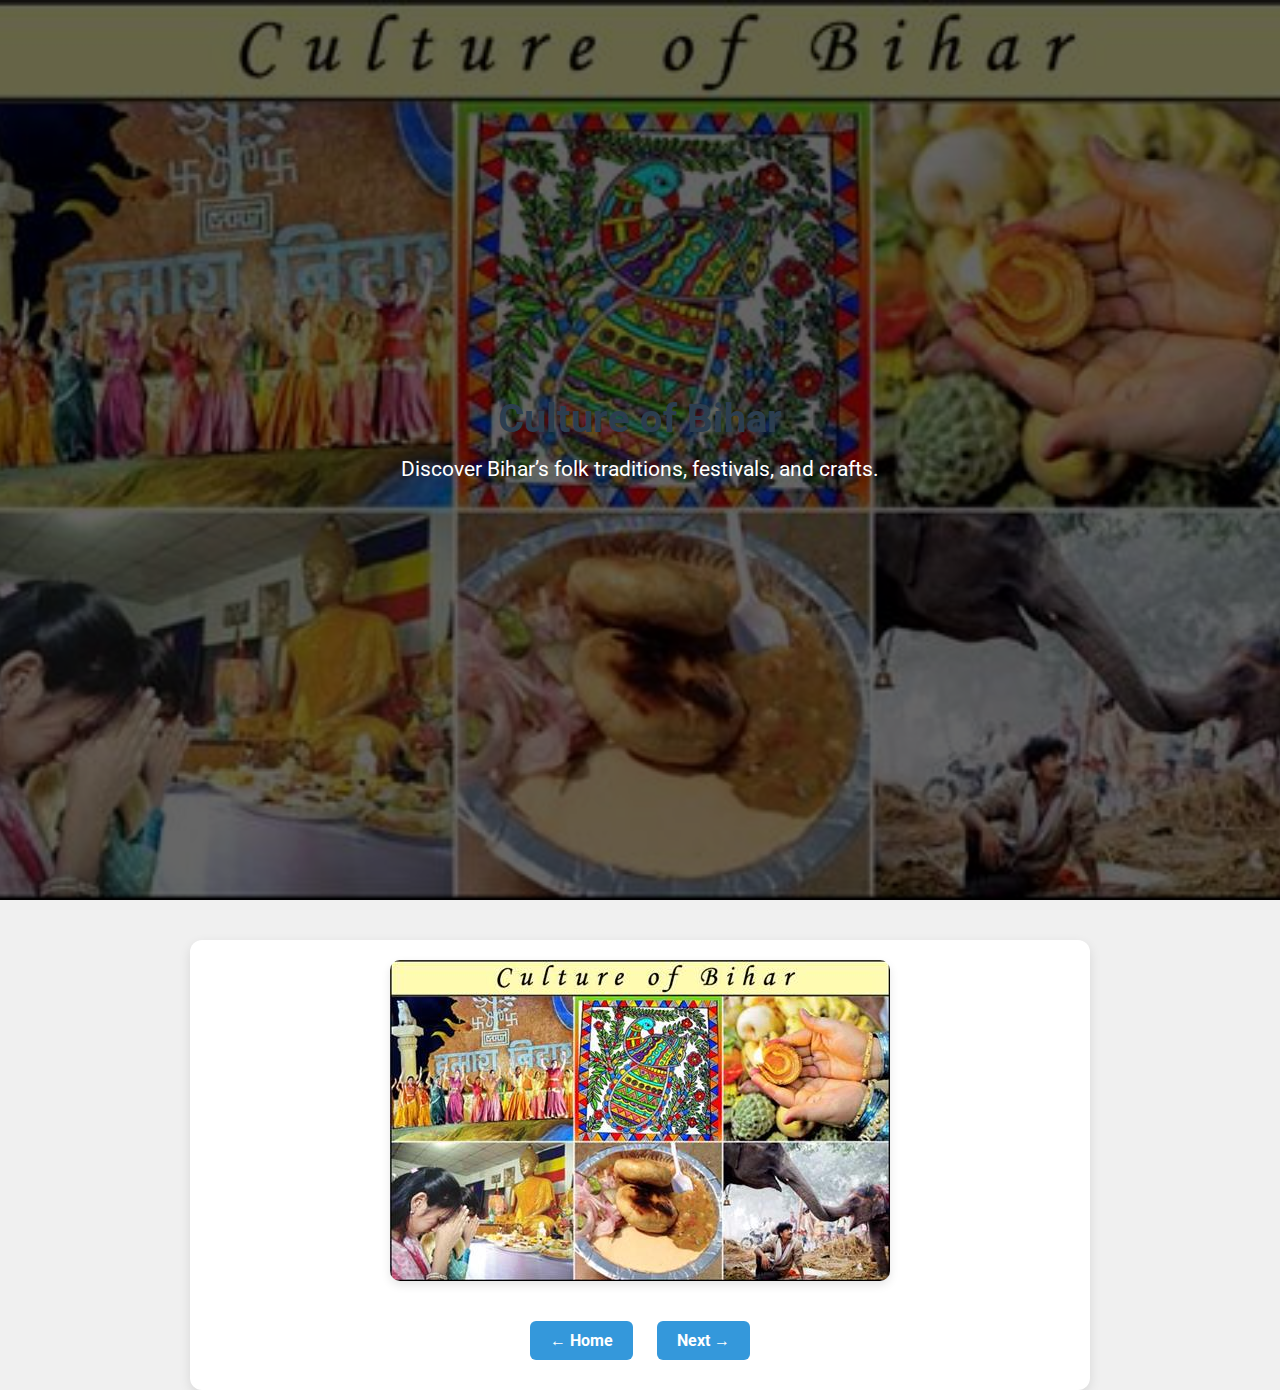
<file: culture.html>
<!DOCTYPE html>
<html lang="en">

<head>
    <meta charset="UTF-8" />
    <meta name="viewport" content="width=device-width, initial-scale=1.0" />
    <title>Bihar Culture</title>
    <link rel="stylesheet" href="style.css" />
</head>

<body>
    <header class="hero" style="background-image: url('images/culture.jpg');">
        <div class="overlay">
            <div class="hero-content small">
                <h1>Culture of Bihar</h1>
                <p>Discover Bihar’s folk traditions, festivals, and crafts.</p>
            </div>
        </div>
    </header>

    <div class="container">
        <section class="interactive-section">
            <img src="images/culture.jpg" alt="Bihar Culture" class="main-image clickable" onclick="toggleDetails('culture-details')" />
            <div id="culture-details" class="hidden-detail">
                <p>Bihar’s culture is rich with classical music, Madhubani painting, folk dances, and celebrations like Chhath Puja. The lifestyle is rooted in spirituality and tradition.</p>
            </div>
        </section>

        <footer class="navigation">
            <a href="index.html" class="btn">← Home</a>
            <a href="food.html" class="btn">Next →</a>
        </footer>
    </div>

    <script>
        function toggleDetails(id) {
            document.getElementById(id).classList.toggle('show');
        }
    </script>
</body>

</html>
</file>
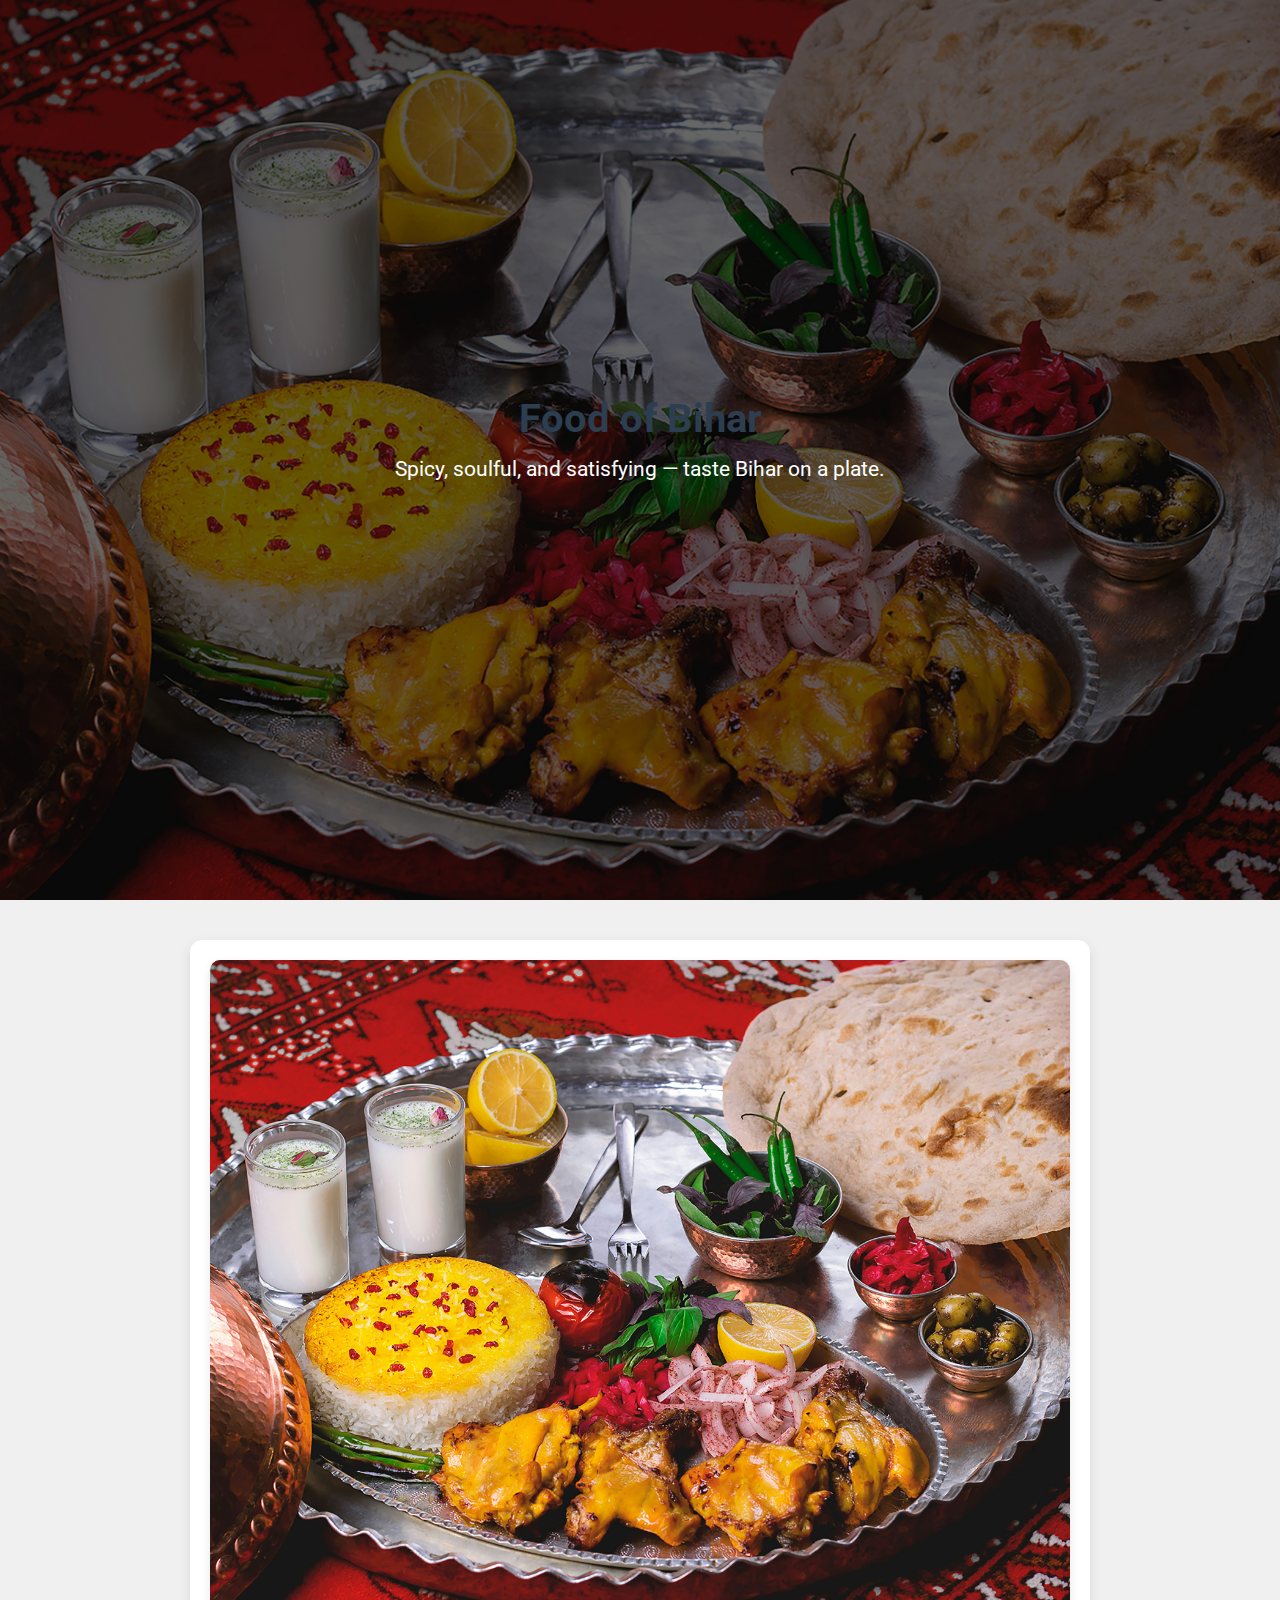
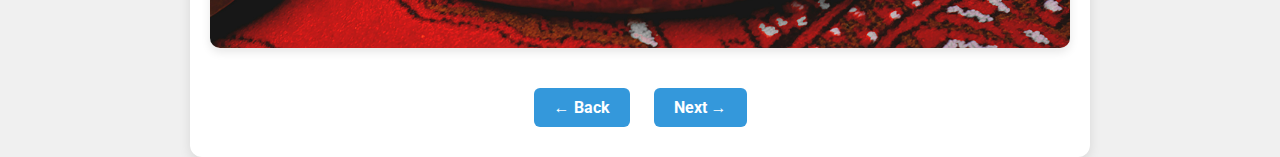
<file: food.html>
<!DOCTYPE html>
<html lang="en">

<head>
    <meta charset="UTF-8" />
    <meta name="viewport" content="width=device-width, initial-scale=1.0" />
    <title>Bihar Food</title>
    <link rel="stylesheet" href="style.css" />
</head>

<body>
    <header class="hero" style="background-image: url('images/food.jpg');">
        <div class="overlay">
            <div class="hero-content small">
                <h1>Food of Bihar</h1>
                <p>Spicy, soulful, and satisfying — taste Bihar on a plate.</p>
            </div>
        </div>
    </header>

    <div class="container">
        <section class="interactive-section">
            <img src="images/food.jpg" alt="Bihar Food" class="main-image clickable" onclick="toggleDetails('food-details')" />
            <div id="food-details" class="hidden-detail">
                <p>Popular dishes include Litti Chokha, Sattu Paratha, Dal Pitha, and desserts like Khaja and Thekua. Food in Bihar reflects simplicity and deep-rooted flavors.</p>
            </div>
        </section>

        <footer class="navigation">
            <a href="culture.html" class="btn">← Back</a>
            <a href="tourism.html" class="btn">Next →</a>
        </footer>
    </div>

    <script>
        function toggleDetails(id) {
            document.getElementById(id).classList.toggle('show');
        }
    </script>
</body>

</html>
</file>
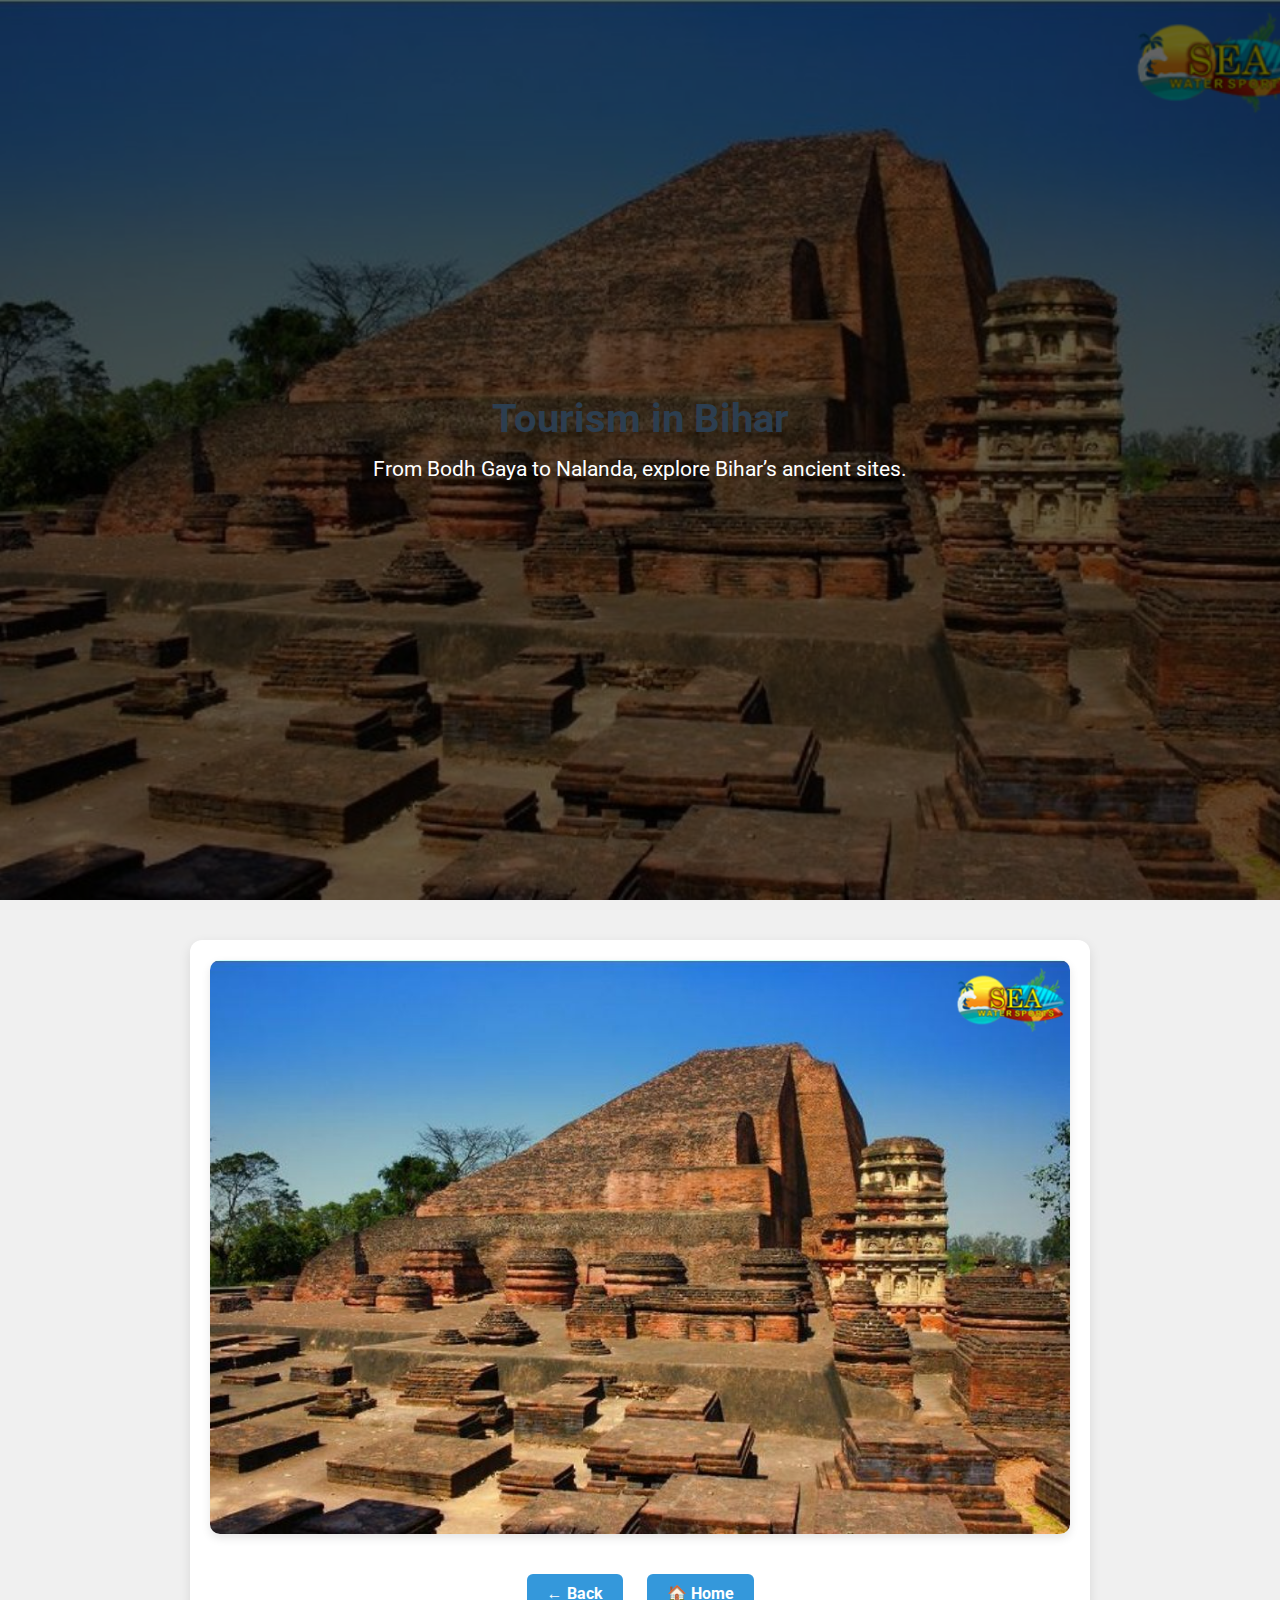
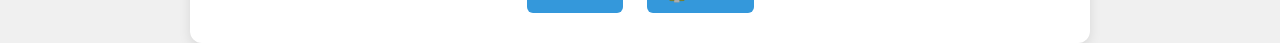
<file: tourism.html>
<!DOCTYPE html>
<html lang="en">

<head>
    <meta charset="UTF-8" />
    <meta name="viewport" content="width=device-width, initial-scale=1.0" />
    <title>Bihar Tourism</title>
    <link rel="stylesheet" href="style.css" />
</head>

<body>
    <header class="hero" style="background-image: url('images/tourism.jpg');">
        <div class="overlay">
            <div class="hero-content small">
                <h1>Tourism in Bihar</h1>
                <p>From Bodh Gaya to Nalanda, explore Bihar’s ancient sites.</p>
            </div>
        </div>
    </header>

    <div class="container">
        <section class="interactive-section">
            <img src="images/tourism.jpg" alt="Bihar Tourism" class="main-image clickable" onclick="toggleDetails('tourism-details')" />
            <div id="tourism-details" class="hidden-detail">
                <p>Bihar is home to historical sites like Bodh Gaya (Buddha’s enlightenment), Nalanda (ancient university), and Rajgir. It's a spiritual and cultural hotspot.</p>
            </div>
        </section>

        <footer class="navigation">
            <a href="food.html" class="btn">← Back</a>
            <a href="index.html" class="btn">🏠 Home</a>
        </footer>
    </div>

    <script>
        function toggleDetails(id) {
            document.getElementById(id).classList.toggle('show');
        }
    </script>
</body>

</html>
</file>
<file: style.css>
@import url('https://fonts.googleapis.com/css2?family=Roboto:wght@400;700&display=swap');
* {
    margin: 0;
    padding: 0;
    box-sizing: border-box;
}

body,
html {
    height: 100%;
    font-family: 'Roboto', sans-serif;
    background-color: #f0f0f0;
    color: #333;
}

.hero {
    height: 100vh;
    background-size: cover;
    background-position: center;
    position: relative;
    color: white;
}

.overlay {
    background: rgba(0, 0, 0, 0.6);
    height: 100%;
    width: 100%;
    display: flex;
    justify-content: center;
    align-items: center;
    text-align: center;
    padding: 20px;
}

.hero-content {
    max-width: 800px;
}

.hero-content.small h1 {
    font-size: 2.5rem;
}

.hero-content h1 {
    font-size: 3.5rem;
    margin-bottom: 15px;
    font-weight: 700;
}

.hero-content p {
    font-size: 1.3rem;
    margin-bottom: 25px;
}

.search-box {
    display: flex;
    justify-content: center;
    max-width: 500px;
    margin: 0 auto 25px;
}

.search-box input {
    flex: 1;
    padding: 12px;
    font-size: 1rem;
    border: none;
    border-radius: 5px 0 0 5px;
    outline: none;
}

.search-box button {
    padding: 12px 20px;
    font-size: 1rem;
    border: none;
    background-color: #28a745;
    color: white;
    border-radius: 0 5px 5px 0;
    cursor: pointer;
    transition: background-color 0.3s ease;
}

.search-box button:hover {
    background-color: #218838;
}

.next-btn {
    text-decoration: none;
    padding: 12px 30px;
    background-color: #ffc107;
    color: #000;
    font-weight: bold;
    border-radius: 6px;
    font-size: 1rem;
    transition: background-color 0.3s ease;
}

.next-btn:hover {
    background-color: #ff9800;
}

.container {
    max-width: 900px;
    margin: 40px auto;
    padding: 20px;
    background-color: #fff;
    border-radius: 12px;
    box-shadow: 0 4px 12px rgba(0, 0, 0, 0.1);
}

h1 {
    text-align: center;
    font-size: 2.5rem;
    color: #2c3e50;
    margin-bottom: 20px;
}

.interactive-section {
    text-align: center;
}

.main-image {
    display: block;
    max-width: 100%;
    margin: 0 auto;
    border-radius: 10px;
    cursor: pointer;
    transition: transform 0.3s;
    box-shadow: 0 4px 10px rgba(0, 0, 0, 0.1);
}

.main-image:hover {
    transform: scale(1.02);
}

.hidden-detail {
    max-height: 0;
    overflow: hidden;
    transition: all 0.6s ease;
    padding: 0 15px;
    background-color: #f9f9f9;
    margin-top: 10px;
    border-radius: 8px;
    border-left: 4px solid #3498db;
}

.hidden-detail.show {
    max-height: 300px;
    padding: 15px;
}

.navigation {
    text-align: center;
    margin-top: 20px;
}

.btn {
    display: inline-block;
    background-color: #3498db;
    color: white;
    padding: 10px 20px;
    margin: 10px;
    text-decoration: none;
    font-weight: bold;
    border-radius: 6px;
    transition: background-color 0.3s ease;
}

.btn:hover {
    background-color: #2a80b9;
}
</file>
